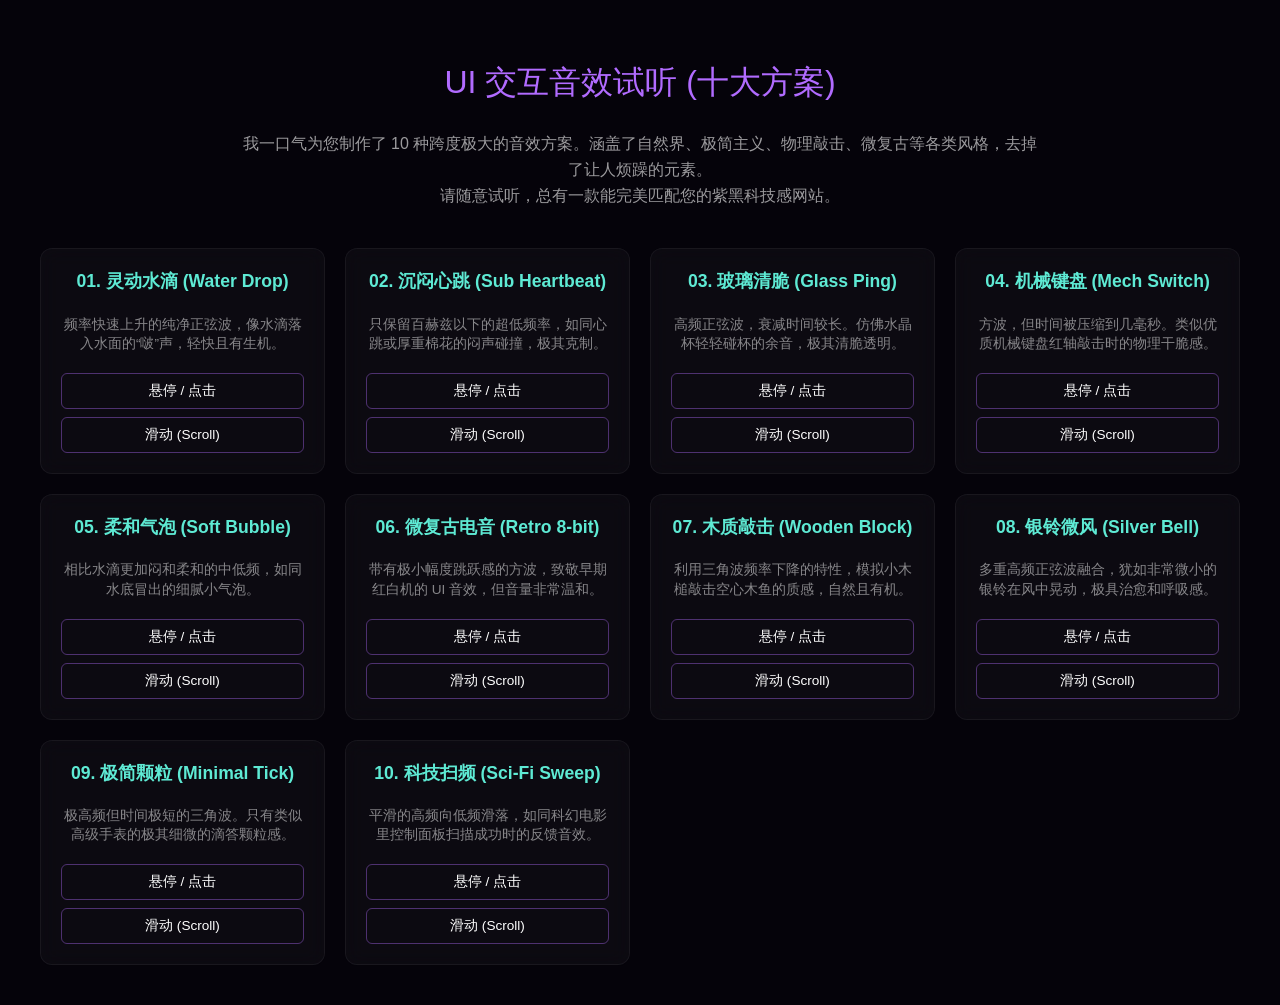
<file: sound-test.html>
<!DOCTYPE html>
<html lang="zh-CN">
<head>
    <meta charset="UTF-8">
    <meta name="viewport" content="width=device-width, initial-scale=1.0">
    <title>音效测试页面 (终极版) - AI.Media</title>
    <style>
        body {
            background-color: #05030A;
            color: #fff;
            font-family: -apple-system, BlinkMacSystemFont, "Segoe UI", Roboto, Helvetica, Arial, sans-serif;
            display: flex;
            flex-direction: column;
            align-items: center;
            justify-content: flex-start;
            min-height: 100vh;
            margin: 0;
            padding: 40px 20px;
            box-sizing: border-box;
        }
        h1 {
            color: #B16BFF;
            margin-bottom: 10px;
            font-weight: 500;
        }
        .desc {
            color: rgba(255, 255, 255, 0.6);
            margin-bottom: 40px;
            text-align: center;
            max-width: 800px;
            line-height: 1.6;
        }
        .container {
            display: grid;
            grid-template-columns: repeat(auto-fit, minmax(280px, 1fr));
            gap: 20px;
            width: 100%;
            max-width: 1200px;
        }
        .card {
            background: rgba(255, 255, 255, 0.03);
            border: 1px solid rgba(255, 255, 255, 0.05);
            border-radius: 12px;
            padding: 20px;
            text-align: center;
            backdrop-filter: blur(10px);
            display: flex;
            flex-direction: column;
            justify-content: space-between;
        }
        .card h2 {
            margin-top: 0;
            font-size: 1.1rem;
            color: #5EEAD4;
            margin-bottom: 8px;
        }
        .card p {
            font-size: 0.85rem;
            color: rgba(255, 255, 255, 0.5);
            margin-bottom: 20px;
            line-height: 1.4;
            flex-grow: 1;
        }
        .btn-group {
            display: flex;
            flex-direction: column;
            gap: 8px;
        }
        button {
            background: transparent;
            color: white;
            border: 1px solid rgba(177, 107, 255, 0.4);
            padding: 8px 16px;
            border-radius: 6px;
            cursor: pointer;
            transition: all 0.2s;
            font-size: 0.85rem;
        }
        button:hover {
            background: rgba(177, 107, 255, 0.1);
            border-color: #B16BFF;
        }
    </style>
</head>
<body>

    <h1>UI 交互音效试听 (十大方案)</h1>
    <p class="desc">我一口气为您制作了 10 种跨度极大的音效方案。涵盖了自然界、极简主义、物理敲击、微复古等各类风格，去掉了让人烦躁的元素。<br>请随意试听，总有一款能完美匹配您的紫黑科技感网站。</p>

    <div class="container">
        <!-- 方案 1 -->
        <div class="card">
            <h2>01. 灵动水滴 (Water Drop)</h2>
            <p>频率快速上升的纯净正弦波，像水滴落入水面的“啵”声，轻快且有生机。</p>
            <div class="btn-group">
                <button onmouseenter="playTone('sine', 400, 600, 0.08, 0.06)" onclick="playTone('sine', 300, 800, 0.12, 0.1)">悬停 / 点击</button>
                <button onclick="playTone('sine', 600, 800, 0.03, 0.04)">滑动 (Scroll)</button>
            </div>
        </div>

        <!-- 方案 2 -->
        <div class="card">
            <h2>02. 沉闷心跳 (Sub Heartbeat)</h2>
            <p>只保留百赫兹以下的超低频率，如同心跳或厚重棉花的闷声碰撞，极其克制。</p>
            <div class="btn-group">
                <button onmouseenter="playTone('sine', 100, 80, 0.1, 0.08)" onclick="playTone('sine', 120, 60, 0.2, 0.15)">悬停 / 点击</button>
                <button onclick="playTone('sine', 90, 70, 0.05, 0.05)">滑动 (Scroll)</button>
            </div>
        </div>

        <!-- 方案 3 -->
        <div class="card">
            <h2>03. 玻璃清脆 (Glass Ping)</h2>
            <p>高频正弦波，衰减时间较长。仿佛水晶杯轻轻碰杯的余音，极其清脆透明。</p>
            <div class="btn-group">
                <button onmouseenter="playTone('sine', 1200, 1200, 0.3, 0.03)" onclick="playTone('sine', 1500, 1500, 0.5, 0.05)">悬停 / 点击</button>
                <button onclick="playTone('sine', 1800, 1800, 0.1, 0.02)">滑动 (Scroll)</button>
            </div>
        </div>

        <!-- 方案 4 -->
        <div class="card">
            <h2>04. 机械键盘 (Mech Switch)</h2>
            <p>方波，但时间被压缩到几毫秒。类似优质机械键盘红轴敲击时的物理干脆感。</p>
            <div class="btn-group">
                <button onmouseenter="playTone('square', 800, 800, 0.015, 0.02)" onclick="playTone('square', 600, 600, 0.03, 0.04)">悬停 / 点击</button>
                <button onclick="playTone('square', 1000, 1000, 0.01, 0.01)">滑动 (Scroll)</button>
            </div>
        </div>

        <!-- 方案 5 -->
        <div class="card">
            <h2>05. 柔和气泡 (Soft Bubble)</h2>
            <p>相比水滴更加闷和柔和的中低频，如同水底冒出的细腻小气泡。</p>
            <div class="btn-group">
                <button onmouseenter="playTone('sine', 200, 250, 0.08, 0.05)" onclick="playTone('sine', 150, 300, 0.15, 0.08)">悬停 / 点击</button>
                <button onclick="playTone('sine', 300, 350, 0.04, 0.03)">滑动 (Scroll)</button>
            </div>
        </div>

        <!-- 方案 6 -->
        <div class="card">
            <h2>06. 微复古电音 (Retro 8-bit)</h2>
            <p>带有极小幅度跳跃感的方波，致敬早期红白机的 UI 音效，但音量非常温和。</p>
            <div class="btn-group">
                <button onmouseenter="playTone('square', 440, 660, 0.08, 0.02)" onclick="playTone('square', 440, 880, 0.15, 0.03)">悬停 / 点击</button>
                <button onclick="playTone('square', 880, 880, 0.04, 0.01)">滑动 (Scroll)</button>
            </div>
        </div>

        <!-- 方案 7 -->
        <div class="card">
            <h2>07. 木质敲击 (Wooden Block)</h2>
            <p>利用三角波频率下降的特性，模拟小木槌敲击空心木鱼的质感，自然且有机。</p>
            <div class="btn-group">
                <button onmouseenter="playTone('triangle', 500, 200, 0.06, 0.05)" onclick="playTone('triangle', 400, 100, 0.1, 0.08)">悬停 / 点击</button>
                <button onclick="playTone('triangle', 600, 300, 0.03, 0.03)">滑动 (Scroll)</button>
            </div>
        </div>

        <!-- 方案 8 -->
        <div class="card">
            <h2>08. 银铃微风 (Silver Bell)</h2>
            <p>多重高频正弦波融合，犹如非常微小的银铃在风中晃动，极具治愈和呼吸感。</p>
            <div class="btn-group">
                <button onmouseenter="playDualTone('sine', 1200, 1600, 0.2, 0.02, 0.01)" onclick="playDualTone('sine', 1000, 1500, 0.4, 0.04, 0.02)">悬停 / 点击</button>
                <button onclick="playTone('sine', 2000, 2000, 0.1, 0.01)">滑动 (Scroll)</button>
            </div>
        </div>

        <!-- 方案 9 -->
        <div class="card">
            <h2>09. 极简颗粒 (Minimal Tick)</h2>
            <p>极高频但时间极短的三角波。只有类似高级手表的极其细微的滴答颗粒感。</p>
            <div class="btn-group">
                <button onmouseenter="playTone('triangle', 1500, 1500, 0.01, 0.02)" onclick="playTone('triangle', 1000, 1000, 0.02, 0.04)">悬停 / 点击</button>
                <button onclick="playTone('triangle', 2000, 2000, 0.005, 0.01)">滑动 (Scroll)</button>
            </div>
        </div>

        <!-- 方案 10 -->
        <div class="card">
            <h2>10. 科技扫频 (Sci-Fi Sweep)</h2>
            <p>平滑的高频向低频滑落，如同科幻电影里控制面板扫描成功时的反馈音效。</p>
            <div class="btn-group">
                <button onmouseenter="playTone('sine', 1000, 200, 0.1, 0.05)" onclick="playTone('sine', 2000, 100, 0.2, 0.08)">悬停 / 点击</button>
                <button onclick="playTone('sine', 800, 400, 0.05, 0.03)">滑动 (Scroll)</button>
            </div>
        </div>
    </div>

    <script>
        const audioCtx = new (window.AudioContext || window.webkitAudioContext)();

        function playTone(type, startFreq, endFreq, duration, vol) {
            if (audioCtx.state === 'suspended') audioCtx.resume();
            const t = audioCtx.currentTime;
            
            const osc = audioCtx.createOscillator();
            const gain = audioCtx.createGain();
            
            osc.type = type;
            osc.frequency.setValueAtTime(startFreq, t);
            if (endFreq && startFreq !== endFreq) {
                osc.frequency.exponentialRampToValueAtTime(endFreq, t + duration);
            }
            
            gain.gain.setValueAtTime(vol, t);
            gain.gain.exponentialRampToValueAtTime(0.001, t + duration);
            
            osc.connect(gain);
            gain.connect(audioCtx.destination);
            
            osc.start(t);
            osc.stop(t + duration);
        }

        // 用于播放和弦（如银铃双音）
        function playDualTone(type, freq1, freq2, duration, vol1, vol2) {
            if (audioCtx.state === 'suspended') audioCtx.resume();
            const t = audioCtx.currentTime;
            
            const osc1 = audioCtx.createOscillator();
            const gain1 = audioCtx.createGain();
            osc1.type = type;
            osc1.frequency.setValueAtTime(freq1, t);
            gain1.gain.setValueAtTime(vol1, t);
            gain1.gain.exponentialRampToValueAtTime(0.001, t + duration);
            osc1.connect(gain1);
            gain1.connect(audioCtx.destination);
            osc1.start(t);
            osc1.stop(t + duration);

            const osc2 = audioCtx.createOscillator();
            const gain2 = audioCtx.createGain();
            osc2.type = type;
            osc2.frequency.setValueAtTime(freq2, t);
            gain2.gain.setValueAtTime(vol2, t);
            gain2.gain.exponentialRampToValueAtTime(0.001, t + duration);
            osc2.connect(gain2);
            gain2.connect(audioCtx.destination);
            osc2.start(t);
            osc2.stop(t + duration);
        }
    </script>
</body>
</html>
</file>
